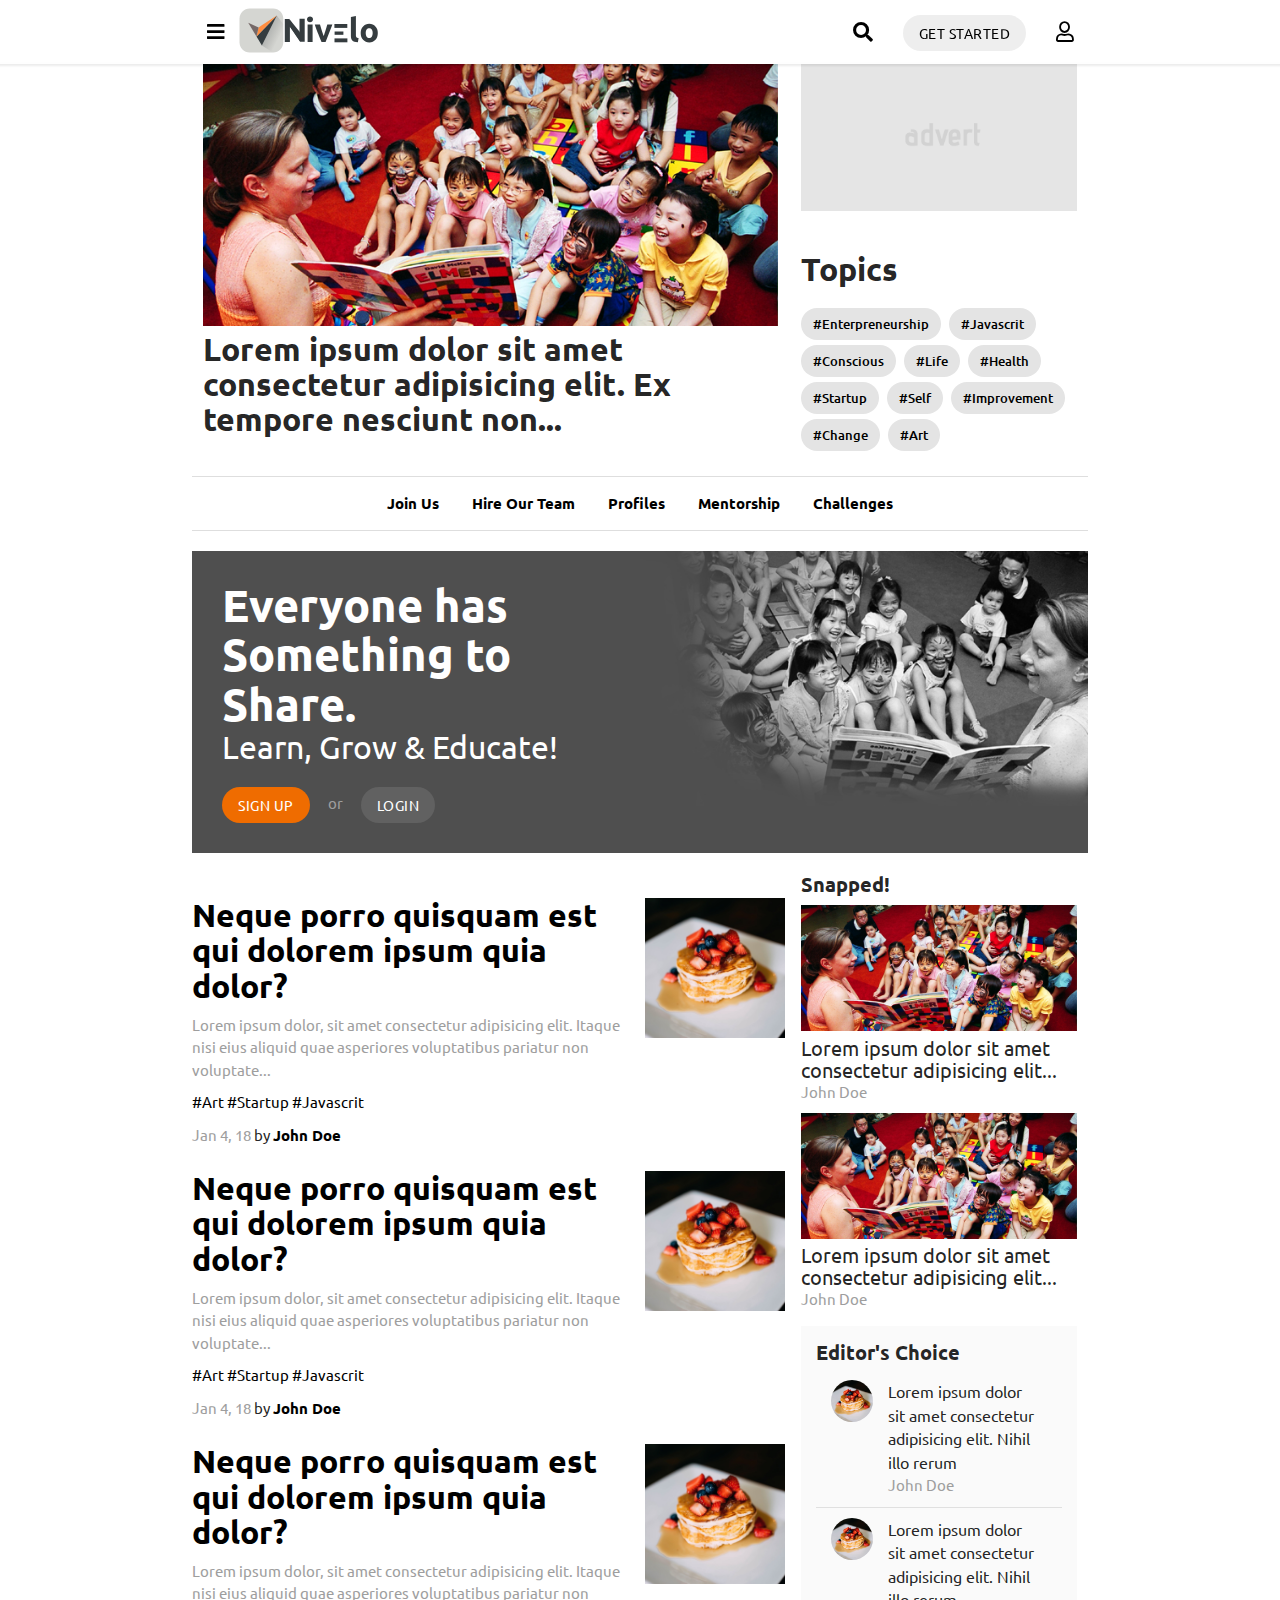
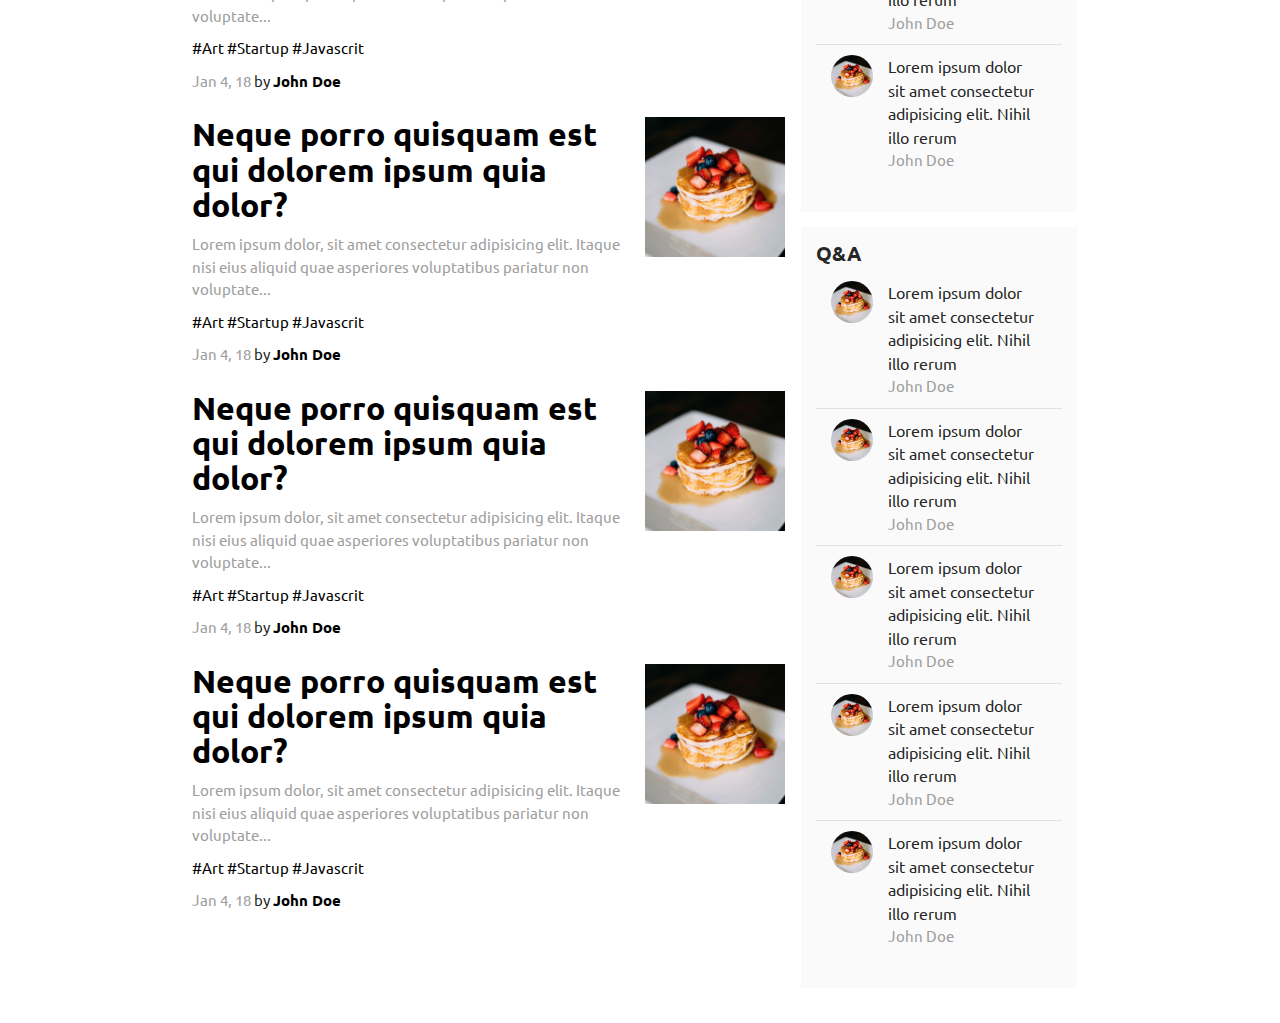
<file: index.html>
<!DOCTYPE html>
  <html>
    <head>
       <title>Blog UI</title>
      <!--Let browser know website is optimized for mobile-->
      <meta name="viewport" content="width=device-width, initial-scale=1.0"/>
      <meta name="theme-color" content="#353c3f">
      <!--Import materialize.css-->
      <link type="text/css" rel="stylesheet" href="css/materialize.min.css"  media="screen,projection"/>
      <link type="text/css" rel="stylesheet" href="css/extra.1.0.0.css"  media="screen,projection"/>
      <!-- font icons -->
      <link rel="stylesheet" href="https://use.fontawesome.com/releases/v5.6.3/css/all.css">      
    </head>

    <body>
       <!-- header -->
       <div class="navbar-fixed">
         <nav class="header white">
            <div class="container">
               <div class="nav-wrapper">
                  <ul class="left">
                     <li><a href="#" class="black-text transparent"> <span class="fas fa-bars fa-lg"></span> </a></li>
                  </ul>
                  <div class="logo left">  
                     <a href="#">
                        <img src="images/logo_icon.svg" alt="Logo | Nivelo">
                        <img src="images/logo_typo.svg" alt="Logo | Nivelo" class="hide-on-med-and-down">
                     </a>
                  </div>
                  <ul class="right">
                     <li><a href="#" class="black-text transparent"> <span class="fas fa-search fa-lg"></span> </a></li>
                     <li class="hide-on-med-and-down"><a href="#" class="black-text btn z-depth-0 radius-4 grey lighten-3">Get Started </a></li>
                     <li><a href="#" class="black-text transparent dropdown-trigger"  data-target='dropProfile'> <span class="far fa-user fa-lg"></span> </a></li>
                  </ul>
                   <!-- Dropdown Structure -->
                  <ul id='dropProfile' class='dropdown-content' style="width:350px!important">
                     <li><a href="#!">Profile</a></li>
                     <li><a href="#!">Control Panel</a></li>
                     <li class="divider" tabindex="-1"></li>
                     <li><a href="#!">Logout</a></li>
                     <li class="divider" tabindex="-1"></li>
                     <li><a href="#!">Help</a></li>
                  </ul>
               </div>
            </div>
         </nav>
      </div>
         <!-- <div class="divider"></div> -->
         <!-- featured contents -->
         <div class="container">
            <div class="row">
               <div class="col s12 m12 l8">
                  <div class="image"><img src="images/storytelling.jpg" alt="title"></div>
                  <h2 class="nm np xl-text bold"> Lorem ipsum dolor sit amet consectetur adipisicing elit. Ex tempore nesciunt non...</h2>
               </div>
               <div class="col s12 m12 l4">
                  <!-- advert -->
                  <div class="image hide-on-med-and-down">
                     <img src="images/ads1.png" alt="Advert">
                  </div>
                  <h2 class="xl-text bold np">Topics</h2>
                  <div>
                        <div class="chip"><a href="#">#Enterpreneurship</a></div>
                        <div class="chip"><a href="#">#Javascrit</a></div>
                        <div class="chip"><a href="#">#Conscious </a></div>
                        <div class="chip"><a href="#">#Life </a></div>
                        <div class="chip"><a href="#">#Health </a></div>
                        <div class="chip"><a href="#">#Startup </a></div>
                        <div class="chip"><a href="#">#Self </a></div>
                        <div class="chip"><a href="#">#Improvement</a></div>
                        <div class="chip"><a href="#">#Change </a></div>
                        <div class="chip"><a href="#">#Art </a></div>
                  </div>
               </div>
            </div>
         </div>
         <div class="container">
            <div class="row verticalnav">
               <a href="#">Join Us</a>
               <a href="#">Hire Our Team</a>
               <a href="#">Profiles</a>
               <a href="#">Mentorship</a>
               <a href="#">Challenges</a>
            </div>
         </div>
         <!-- JOIN US -->
         <div class="container">
            <div class="row bg-ext-grey">
                  <div class="col s12 m6 l6 nm np valign-wrapper">
                     <div class="xl-margin">
                        <h3 class="white-text xxl-text nm np bold">Everyone has Something to Share.</h3>
                        <h4 class="white-text xl-text nm">Learn, Grow & Educate!</h4>
                        <br>
                        <a href="#" class="btn orange darken-3 radius-4 z-depth-0">Sign Up</a>
                        <span class="grey-text l-h-padding">or</span>
                        <a href="#" class="btn white-text radius-4 z-depth-0 grey darken-2">Login</a>
                     </div>
                  </div>
                  <div class="col s12 m6 l6 nm np hide-on-med-and-down">
                     <div class="image">
                        <img src="images/join.jpg" alt="Join Us">
                     </div>
                  </div>
            </div>
         </div>
         <!-- main contents -->
         <div class="container">
            <div class="row">
               <div class="col s12 m9 l8">
             
               <!-- one post -->
               <div class="row onepost">
                  <div class="col s9 m9 l9 np">
                     <h2 class="nm np xl-text bold"><a href="#">Neque porro quisquam est qui dolorem ipsum quia dolor?</a></h2>
                     <div class="lead grey-text">Lorem ipsum dolor, sit amet consectetur adipisicing elit. Itaque nisi eius aliquid quae asperiores voluptatibus pariatur non voluptate...</div>
                     <div class="tags">
                        <a href="#">#Art</a>
                        <a href="#">#Startup</a>
                        <a href="#">#Javascrit</a>
                     </div>
                     <div>
                        <span class="grey-text">Jan 4, 18</span> by
                        <a href="#" class="bold">John Doe</a>
                     </div>
                  </div>
                  <div class="col s3 m3 l3 np">
                     <div class="image center">
                        <a href="#">
                           <img src="images/pancake.jpg" alt="pancake">
                        </a>
                     </div>
                  </div>
               </div>               
               <!-- end, one post -->
             
               <!-- one post -->
               <div class="row onepost">
                  <div class="col s9 m9 l9 np">
                     <h2 class="nm np xl-text bold"><a href="#">Neque porro quisquam est qui dolorem ipsum quia dolor?</a></h2>
                     <div class="lead grey-text">Lorem ipsum dolor, sit amet consectetur adipisicing elit. Itaque nisi eius aliquid quae asperiores voluptatibus pariatur non voluptate...</div>
                     <div class="tags">
                        <a href="#">#Art</a>
                        <a href="#">#Startup</a>
                        <a href="#">#Javascrit</a>
                     </div>
                     <div>
                        <span class="grey-text">Jan 4, 18</span> by
                        <a href="#" class="bold">John Doe</a>
                     </div>
                  </div>
                  <div class="col s3 m3 l3 np">
                     <div class="image center">
                        <a href="#">
                           <img src="images/pancake.jpg" alt="pancake">
                        </a>
                     </div>
                  </div>
               </div>               
               <!-- end, one post -->
             
               <!-- one post -->
               <div class="row onepost">
                  <div class="col s9 m9 l9 np">
                     <h2 class="nm np xl-text bold"><a href="#">Neque porro quisquam est qui dolorem ipsum quia dolor?</a></h2>
                     <div class="lead grey-text">Lorem ipsum dolor, sit amet consectetur adipisicing elit. Itaque nisi eius aliquid quae asperiores voluptatibus pariatur non voluptate...</div>
                     <div class="tags">
                        <a href="#">#Art</a>
                        <a href="#">#Startup</a>
                        <a href="#">#Javascrit</a>
                     </div>
                     <div>
                        <span class="grey-text">Jan 4, 18</span> by
                        <a href="#" class="bold">John Doe</a>
                     </div>
                  </div>
                  <div class="col s3 m3 l3 np">
                     <div class="image center">
                        <a href="#">
                           <img src="images/pancake.jpg" alt="pancake">
                        </a>
                     </div>
                  </div>
               </div>               
               <!-- end, one post -->
             
             
               <!-- one post -->
               <div class="row onepost">
                  <div class="col s9 m9 l9 np">
                     <h2 class="nm np xl-text bold"><a href="#">Neque porro quisquam est qui dolorem ipsum quia dolor?</a></h2>
                     <div class="lead grey-text">Lorem ipsum dolor, sit amet consectetur adipisicing elit. Itaque nisi eius aliquid quae asperiores voluptatibus pariatur non voluptate...</div>
                     <div class="tags">
                        <a href="#">#Art</a>
                        <a href="#">#Startup</a>
                        <a href="#">#Javascrit</a>
                     </div>
                     <div>
                        <span class="grey-text">Jan 4, 18</span> by
                        <a href="#" class="bold">John Doe</a>
                     </div>
                  </div>
                  <div class="col s3 m3 l3 np">
                     <div class="image center">
                        <a href="#">
                           <img src="images/pancake.jpg" alt="pancake">
                        </a>
                     </div>
                  </div>
               </div>               
               <!-- end, one post -->
             
             
               <!-- one post -->
               <div class="row onepost">
                  <div class="col s9 m9 l9 np">
                     <h2 class="nm np xl-text bold"><a href="#">Neque porro quisquam est qui dolorem ipsum quia dolor?</a></h2>
                     <div class="lead grey-text">Lorem ipsum dolor, sit amet consectetur adipisicing elit. Itaque nisi eius aliquid quae asperiores voluptatibus pariatur non voluptate...</div>
                     <div class="tags">
                        <a href="#">#Art</a>
                        <a href="#">#Startup</a>
                        <a href="#">#Javascrit</a>
                     </div>
                     <div>
                        <span class="grey-text">Jan 4, 18</span> by
                        <a href="#" class="bold">John Doe</a>
                     </div>
                  </div>
                  <div class="col s3 m3 l3 np">
                     <div class="image center">
                        <a href="#">
                           <img src="images/pancake.jpg" alt="pancake">
                        </a>
                     </div>
                  </div>
               </div>               
               <!-- end, one post -->
             
             
               <!-- one post -->
               <div class="row onepost">
                  <div class="col s9 m9 l9 np">
                     <h2 class="nm np xl-text bold"><a href="#">Neque porro quisquam est qui dolorem ipsum quia dolor?</a></h2>
                     <div class="lead grey-text">Lorem ipsum dolor, sit amet consectetur adipisicing elit. Itaque nisi eius aliquid quae asperiores voluptatibus pariatur non voluptate...</div>
                     <div class="tags">
                        <a href="#">#Art</a>
                        <a href="#">#Startup</a>
                        <a href="#">#Javascrit</a>
                     </div>
                     <div>
                        <span class="grey-text">Jan 4, 18</span> by
                        <a href="#" class="bold">John Doe</a>
                     </div>
                  </div>
                  <div class="col s3 m3 l3 np">
                     <div class="image center">
                        <a href="#">
                           <img src="images/pancake.jpg" alt="pancake">
                        </a>
                     </div>
                  </div>
               </div>               
               <!-- end, one post -->
             
             
               </div>
               <div class="col s12 m3 l4">
                  <h2 class="l-text bold nm">Snapped!</h2>
                  <div class="m-v-margin">
                     <div class="image"><img src="images/storytelling.jpg" alt="title"></div>
                     <h2 class="nm np l-text"> Lorem ipsum dolor sit amet consectetur adipisicing elit...</h2>
                     <div><a href="#" class="grey-text">John Doe</a></div>
                  </div>
                  <div class="m-v-margin">
                     <div class="image"><img src="images/storytelling.jpg" alt="title"></div>
                     <h2 class="nm np l-text"> Lorem ipsum dolor sit amet consectetur adipisicing elit...</h2>
                     <div><a href="#" class="grey-text">John Doe</a></div>
                  </div>
                  <div class="clear"></div>
                  <!-- featured posts -->
                  <div class="grey lighten-5 l-v-margin l-padding">
                     <h2 class="l-text bold  nm">Editor's Choice</h2>
                     <ul class="collection nb">
                           <li class="collection-item avatar transparent">
                              <img src="images/pancake.jpg" alt="" class="circle">
                              <span class="title">Lorem ipsum dolor sit amet consectetur adipisicing elit. Nihil illo rerum</span>
                              <div><a href="#" class="grey-text">John Doe</a></div>
                           </li>
                           <li class="collection-item avatar transparent">
                              <img src="images/pancake.jpg" alt="" class="circle">
                              <span class="title">Lorem ipsum dolor sit amet consectetur adipisicing elit. Nihil illo rerum</span>
                              <div><a href="#" class="grey-text">John Doe</a></div>
                           </li>
                           <li class="collection-item avatar transparent">
                              <img src="images/pancake.jpg" alt="" class="circle">
                              <span class="title">Lorem ipsum dolor sit amet consectetur adipisicing elit. Nihil illo rerum</span>
                              <div><a href="#" class="grey-text">John Doe</a></div>
                           </li>
                        
                        </ul>
                        <div class="clear"></div>
                  </div>
                  <!-- Questions -->
                  <div class="grey lighten-5 l-v-margin l-padding">
                     <h2 class="l-text bold  nm">Q&A</h2>
                     <ul class="collection nb">
                           <li class="collection-item avatar transparent">
                              <img src="images/pancake.jpg" alt="" class="circle">
                              <span class="title">Lorem ipsum dolor sit amet consectetur adipisicing elit. Nihil illo rerum</span>
                              <div><a href="#" class="grey-text">John Doe</a></div>
                           </li>
                           <li class="collection-item avatar transparent">
                              <img src="images/pancake.jpg" alt="" class="circle">
                              <span class="title">Lorem ipsum dolor sit amet consectetur adipisicing elit. Nihil illo rerum</span>
                              <div><a href="#" class="grey-text">John Doe</a></div>
                           </li>
                           <li class="collection-item avatar transparent">
                              <img src="images/pancake.jpg" alt="" class="circle">
                              <span class="title">Lorem ipsum dolor sit amet consectetur adipisicing elit. Nihil illo rerum</span>
                              <div><a href="#" class="grey-text">John Doe</a></div>
                           </li>
                           <li class="collection-item avatar transparent">
                              <img src="images/pancake.jpg" alt="" class="circle">
                              <span class="title">Lorem ipsum dolor sit amet consectetur adipisicing elit. Nihil illo rerum</span>
                              <div><a href="#" class="grey-text">John Doe</a></div>
                           </li>
                           <li class="collection-item avatar transparent">
                              <img src="images/pancake.jpg" alt="" class="circle">
                              <span class="title">Lorem ipsum dolor sit amet consectetur adipisicing elit. Nihil illo rerum</span>
                              <div><a href="#" class="grey-text">John Doe</a></div>
                           </li>
                        
                        </ul>
                        <div class="clear"></div>
                  </div>
               </div>
            </div>
         </div>
      <!--JavaScript at end of body for optimized loading-->
      <script type="text/javascript" src="js/jquery-3.3.1.min.js"></script>
      <script type="text/javascript" src="js/materialize.min.js"></script>
      <script>
      $(function(){
         $('.dropdown-trigger').dropdown({
            'hover':false,
            'coverTrigger':false,
            'alignment':'right'
         });
      })
      </script>
    </body>
  </html>
</file>
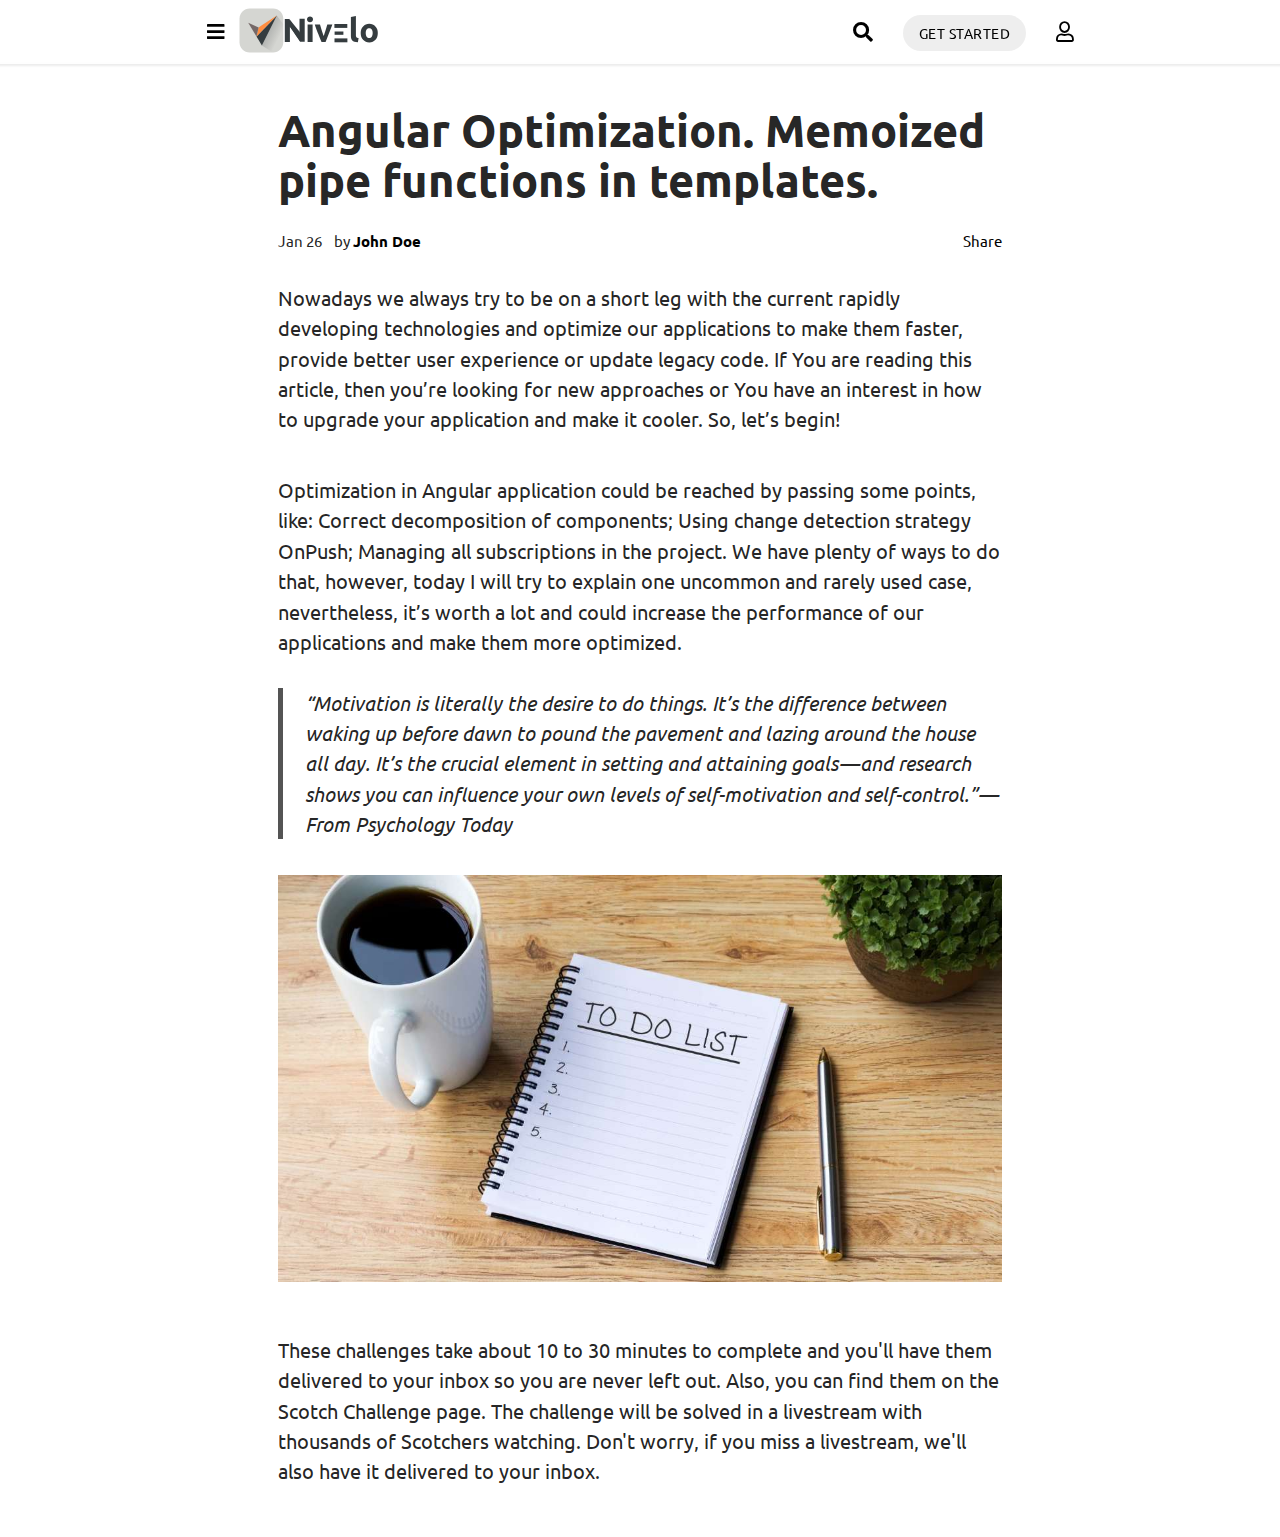
<file: post.html>
<!DOCTYPE html>
  <html>
    <head>
       <title>Blog UI</title>
      <!--Let browser know website is optimized for mobile-->
      <meta name="viewport" content="width=device-width, initial-scale=1.0"/>
      <meta name="theme-color" content="#353c3f">
      <!--Import materialize.css-->
      <link type="text/css" rel="stylesheet" href="css/materialize.min.css"  media="screen,projection"/>
      <link type="text/css" rel="stylesheet" href="css/extra.1.0.0.css"  media="screen,projection"/>
      <!-- font icons -->
      <link rel="stylesheet" href="https://use.fontawesome.com/releases/v5.6.3/css/all.css">      
    </head>

    <body>
       <!-- header -->
       <div class="navbar-fixed">
            <nav class="header white">
               <div class="container">
                  <div class="nav-wrapper">
                     <ul class="left">
                        <li><a href="#" class="black-text transparent"> <span class="fas fa-bars fa-lg"></span> </a></li>
                     </ul>
                     <div class="logo left">  
                        <a href="#">
                           <img src="images/logo_icon.svg" alt="Logo | Nivelo">
                           <img src="images/logo_typo.svg" alt="Logo | Nivelo" class="hide-on-med-and-down">
                        </a>
                     </div>
                     <ul class="right">
                        <li><a href="#" class="black-text transparent"> <span class="fas fa-search fa-lg"></span> </a></li>
                        <li class="hide-on-med-and-down"><a href="#" class="black-text btn z-depth-0 radius-4 grey lighten-3">Get Started </a></li>
                        <li><a href="#" class="black-text transparent dropdown-trigger"  data-target='dropProfile'> <span class="far fa-user fa-lg"></span> </a></li>
                     </ul>
                      <!-- Dropdown Structure -->
                     <ul id='dropProfile' class='dropdown-content' style="width:350px!important">
                        <li><a href="#!">Profile</a></li>
                        <li><a href="#!">Control Panel</a></li>
                        <li class="divider" tabindex="-1"></li>
                        <li><a href="#!">Logout</a></li>
                        <li class="divider" tabindex="-1"></li>
                        <li><a href="#!">Help</a></li>
                     </ul>
                  </div>
               </div>
            </nav>
         </div>

      <div class="container">
         <div class="row">
            <div class="col s12 m12 l10 push-l1">
               <h1 class="xxl-text bold">
                  Angular Optimization. Memoized pipe functions in templates.
               </h1>
               <!-- metadata -->
               <div>
                  <span>Jan 26</span>
                  &nbsp;&nbsp; by 
                  <a href="#" class="bold">John Doe</a>
                  <span class="right">
                     <a href="#">Share</a>
                  </span>
               </div>
               <!-- post contents -->
               <div class="wrappost">
                  <p>Nowadays we always try to be on a short leg with the current rapidly developing technologies and optimize our applications to make them faster, provide better user experience or update legacy code. If You are reading this article, then you’re looking for new approaches or You have an interest in how to upgrade your application and make it cooler. So, let’s begin!</p>
                  <p>Optimization in Angular application could be reached by passing some points, like: Correct decomposition of components; Using change detection strategy OnPush; Managing all subscriptions in the project. We have plenty of ways to do that, however, today I will try to explain one uncommon and rarely used case, nevertheless, it’s worth a lot and could increase the performance of our applications and make them more optimized.</p>
                  <blockquote>
                        “Motivation is literally the desire to do things. It’s the difference between waking up before dawn to pound the pavement and lazing around the house all day. It’s the crucial element in setting and attaining goals — and research shows you can influence your own levels of self-motivation and self-control.” — From Psychology Today
                  </blockquote>
                  <p>
                     <img src="images/todo.jpg" alt="">
                  </p>
                  <p>These challenges take about 10 to 30 minutes to complete and you'll have them delivered to your inbox so you are never left out. Also, you can find them on the Scotch Challenge page. The challenge will be solved in a livestream with thousands of Scotchers watching. Don't worry, if you miss a livestream, we'll also have it delivered to your inbox.</p>

               </div>
            </div>
         </div>
      </div>
      <!--JavaScript at end of body for optimized loading-->
      <script type="text/javascript" src="js/jquery-3.3.1.min.js"></script>
      <script type="text/javascript" src="js/materialize.min.js"></script>
      <script>
      $(function(){
         $('.dropdown-trigger').dropdown({
            'hover':false,
            'coverTrigger':false,
            'alignment':'right'
         });
      })
      </script>
    </body>
  </html>
</file>
<file: css/extra.1.0.0.css>
@import url('https://fonts.googleapis.com/css?family=Ubuntu');
a{color: #000000}
.clear{clear: both;}
.bold{font-weight: 700}
.light{font-weight:200;}
.np{padding: 0!important}
.nm{margin: 0!important}
.nb{border:none!important}

.header{box-shadow:0 0 2px 2px rgba(0,0,0,0.08);border-bottom:2px solid #fefefe}
/* company logo */
.logo{margin:8px 0;float:left;width:144px;height:45px;overflow: hidden;}
.logo img{width:auto;margin:0;float:left;height:45px;}
/*logo*/
.image{width: 100%;}
.image img{width: 100%;height: auto}
.image.center{display:block;margin:0 auto;}

h1,h2,h3,h4,h5{font-family: 'Ubuntu', sans-serif;}

/*text font size*/
.xxl-text{font-size: 45px}
.xl-text{font-size: 32px}
.l-text{font-size: 20px}
.m-text{font-size: 16px}
.s-text{font-size:12px}

/* Padding Formatting */
.xxl-padding{padding:120px 0}
.xl-padding{padding:30px}
.l-padding{padding:15px}
.m-padding{padding:10px}
.s-padding{padding:5px}
.xxl-margin{margin:120px 0}
.xl-margin{margin:30px}
.l-margin{margin:15px}
.m-margin{margin:10px}
.s-margin{margin:5px}

/* #PADDING */
.xxl-h-padding{padding-left:30px;padding-right:30px}
.xl-h-padding{padding-left:20px;padding-right:20px}
.l-h-padding{padding-left:15px;padding-right:15px}
.m-h-padding{padding-left:10px;padding-right:10px}
.s-h-padding{padding-left:5px;padding-right:5px}
.xxl-v-margin{margin-top:30px;margin-bottom:30px}
.xl-v-margin{margin-top:20px;margin-bottom:20px}
.l-v-margin{margin-top:15px;margin-bottom:15px}
.m-v-margin{margin-top:10px;margin-bottom:10px}
.s-v-margin{margin-top:5px;margin-bottom:5px}

/* # MARGINS */
.xxl-h-margin{margin-left:30px;margin-right:30px}
.xl-h-margin{margin-left:20px;margin-right:20px}
.l-h-margin{margin-left:15px;margin-right:15px}
.m-h-margin{margin-left:10px;margin-right:10px}
.s-h-margin{margin-left:5px;margin-right:5px}
.xxl-v-b-margin{margin-top:0;margin-bottom:30px}
.xl-v-b-margin{margin-top:0;margin-bottom:20px}
.l-v-b-margin{margin-top:0;margin-bottom:15px}
.m-v-b-margin{margin-top:0;margin-bottom:10px}
.s-v-b-margin{margin-top:0;margin-bottom:5px}

/* rounds */
.nr{border-radius:0!important }
.radius-1{border-radius:5px }
.radius-2{border-radius:10px }
.radius-3{border-radius:15px }
.radius-4{border-radius:20px }

.verticalnav{text-align:center;padding:15px 0;border-top:1px solid #dedede;border-bottom:1px solid #dedede;}
.verticalnav a{padding:15px 15px;font-weight: 600}
.bg-ext-grey{background:#4f4f4f}

/* blog post */
.onepost{margin:25px 0;}
.onepost .lead, .onepost .tags{margin:10px 0}
.onepost .image{max-width:140px}


ul.select-dropdown,ul.dropdown-content{
   width:280px!important;
}

.wrappost{font-size: 135%;max-width: 100%;}
.wrappost blockquote{font-style: italic;border-left:5px solid #545454}
.wrappost p{padding:10px 0}
.wrappost img{margin:5px 0;width:auto;max-width: 100%;height: auto}
</file>
